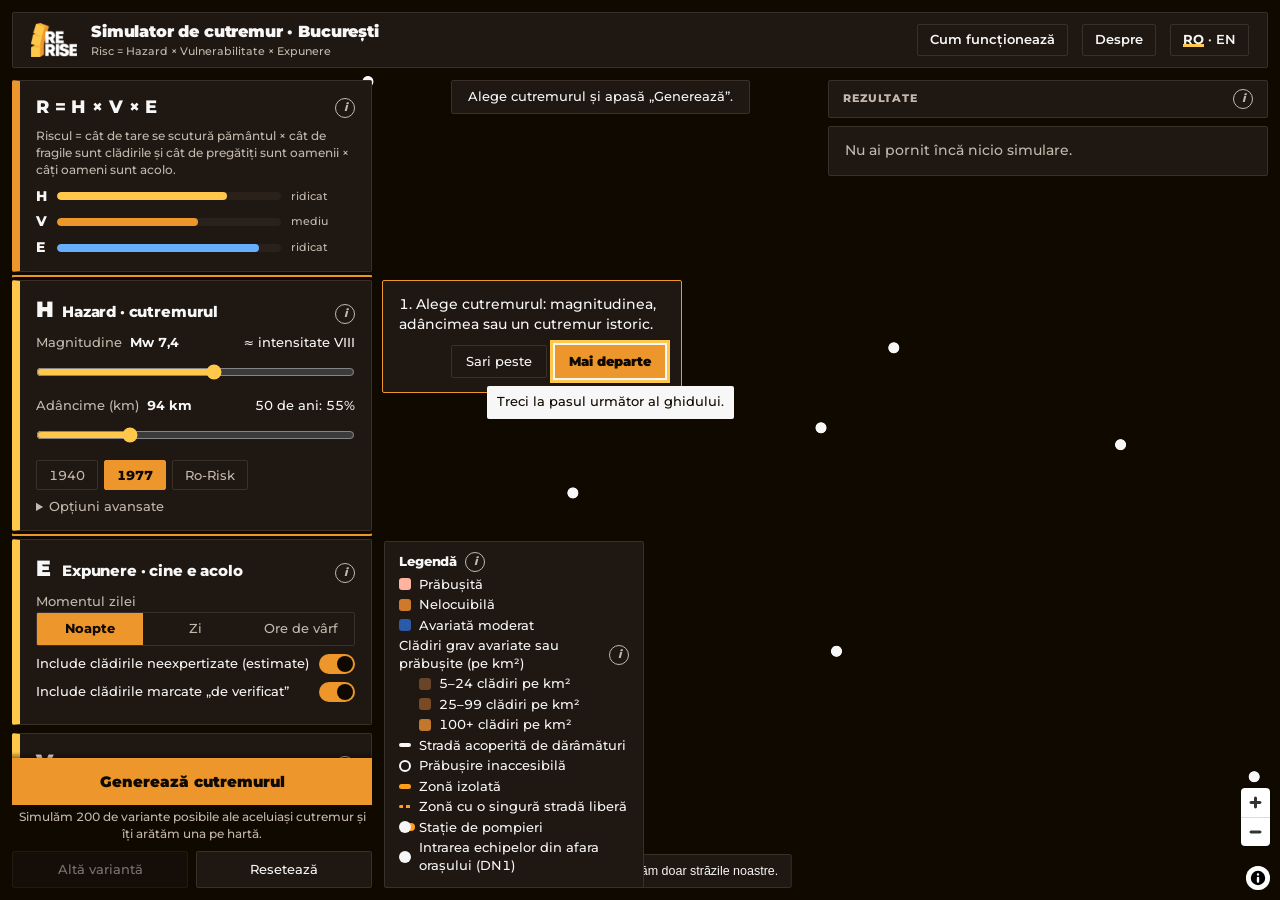
<file: index.html>
<!doctype html>
<html lang="ro" data-theme="dark">
  <head>
    <meta charset="UTF-8" />
    <meta name="viewport" content="width=device-width, initial-scale=1.0" />
    <meta name="robots" content="noindex" />
    <meta name="color-scheme" content="dark light" />
    <meta name="theme-color" content="#0c0c12" />
    <link rel="icon" href="data:," />
    <title>Simulator de cutremur · București</title>
    <meta
      name="description"
      content="Simulator de cutremur pentru București (Re:Rise): ce s-ar putea întâmpla la un cutremur mare din Vrancea. Earthquake simulator for Bucharest."
    />
    <script type="module" crossorigin src="./assets/index-BfNIIC-S.js"></script>
    <link rel="stylesheet" crossorigin href="./assets/index-C712Ihqm.css">
  </head>
  <body>
    <main id="app">
      <!-- static copy of the header so the page paints before the script runs; main.ts replaces it -->
      <header class="top card">
        <div class="mark" role="img" aria-label="Re:Rise"></div>
        <div class="titles">
          <h1>
            <span class="full sr-m">Simulator de cutremur · București</span>
            <span class="show-m" aria-hidden="true">Cutremur București</span>
          </h1>
          <p class="subtitle hide-m">Risc = Hazard × Vulnerabilitate × Expunere</p>
        </div>
      </header>
      <div class="banner" role="status"><span>Se încarcă datele orașului…</span></div>
    </main>
  </body>
</html>
</file>
<file: assets/index-C712Ihqm.css>
@font-face{font-family:Montserrat;src:url(../fonts/Montserrat-latin-ext.woff2)format("woff2");font-weight:100 900;font-display:swap;unicode-range:U+100-2BA,U+2BD-2C5,U+2C7-2CC,U+2CE-2D7,U+2DD-2FF,U+304,U+308,U+329,U+1D00-1DBF,U+1E00-1E9F,U+1EF2-1EFF,U+2020,U+20A0-20AB,U+20AD-20C0,U+2113,U+2C60-2C7F,U+A720-A7FF}@font-face{font-family:Montserrat;src:url(../fonts/Montserrat-latin.woff2)format("woff2");font-weight:100 900;font-display:swap;unicode-range:U+??,U+131,U+152-153,U+2BB-2BC,U+2C6,U+2DA,U+2DC,U+304,U+308,U+329,U+2000-206F,U+20AC,U+2122,U+2191,U+2193,U+2212,U+2215,U+FEFF,U+FFFD}:root{--rr-yellow:#ffc84a;--rr-orange:#ed962b;--rr-orange-hover:#d97f18;--font:"Montserrat", system-ui, -apple-system, "Segoe UI", sans-serif;--fs-xs:11px;--fs-s:12.5px;--fs-m:14px;--fs-l:16px;--fs-xl:20px;--fs-stat:26px;--radius:2px;--radius-s:2px;--gap:10px;--pad:14px;--bar:8px;--header-h:56px;--left-w:360px;--right-w:440px;--t-fast:.12s;--t-med:.22s;--t-theme:.3s;--ease:cubic-bezier(.2, .7, .3, 1)}:root,:root[data-theme=dark]{--lightningcss-light: ;--lightningcss-dark:initial;color-scheme:dark;--bg:#0f0900;--card:#1e1712;--soft:#2a211a;--line:#3b3029;--ink:#f7f7f7;--muted:#c4b8ad;--accent:#ed962b;--accent-ink:#0f0900;--accent-text:#ffc84a;--shadow:none;--logo:url(../brand/rerise-logo-dark.png);--gauge-h:#ffc84a;--gauge-v:#ed962b;--gauge-e:#67aefc;--dmg-moderate:#2b5aa8;--dmg-moderate-text:#8fc4ff;--dmg-unusable:#cf7a2b;--dmg-collapse:#ffb3a0;--dmg-background-1:#6a4428;--dmg-background-2:#7a4a26;--dmg-background-3:#c2772d;--ok:#f7f7f7;--status-blocked:#f7f7f7;--status-isolated:#ff9f1c;--slider:#ffc84a;--flood-1:#7fd1ff;--flood-2:#3b8ed0;--liq-1:#2f4f4a;--liq-2:#3f8f7a;--liq-3:#8fe3c0}:root[data-theme=light]{--lightningcss-light:initial;--lightningcss-dark: ;color-scheme:light;--bg:#f7f7f7;--card:#f7f7f7;--soft:#ededed;--line:#d9d9d9;--ink:#000;--muted:#5f5f5f;--accent:#ed962b;--accent-ink:#000;--accent-text:#282828;--shadow:none;--logo:url(../brand/rerise-logo-light.png);--gauge-h:#ffc84a;--gauge-v:#ed962b;--gauge-e:#0652b0;--dmg-moderate:#8fc4ff;--dmg-moderate-text:#1d5fa8;--dmg-unusable:#b85050;--dmg-collapse:#6d0d0d;--dmg-background-1:#ffc84a;--dmg-background-2:#ed962b;--dmg-background-3:#b82901;--ok:#2a9d8f;--status-blocked:#000;--status-isolated:#d81b60;--slider:#282828;--flood-1:#1f4e9c;--flood-2:#7fb3e6;--liq-1:#d7e8dc;--liq-2:#6fb39a;--liq-3:#1f6b53}@media (prefers-reduced-motion:reduce){:root{--t-fast:0s;--t-med:0s;--t-theme:0s}}*{box-sizing:border-box}html,body{background:var(--bg);height:100%;margin:0}body{font-family:var(--font);font-size:var(--fs-m);color:var(--ink);font-variant-numeric:tabular-nums;line-height:1.4;overflow:hidden}h1,h2,h3{margin:0;font-weight:750}p{margin:0}button,input,summary{font:inherit;color:inherit}button{cursor:pointer}:focus-visible{outline:2px solid var(--accent);outline-offset:2px}[hidden]{display:none!important}#map{background:var(--bg);position:fixed;inset:0}.card{background:var(--card);border:1px solid var(--line);border-radius:var(--radius);box-shadow:var(--shadow);padding:var(--pad) 16px}.factor-card{border-left:var(--bar) solid var(--rr-yellow)}#card-r{border-left:var(--bar) solid var(--rr-orange)}header.top{height:var(--header-h);z-index:6;align-items:center;gap:14px;padding:0 18px;display:flex;position:fixed;top:12px;left:12px;right:12px}header.top h1{font-size:var(--fs-l);letter-spacing:-.01em;white-space:nowrap;text-overflow:ellipsis;font-weight:900;overflow:hidden}.mark{background:var(--logo) center / contain no-repeat;flex:none;width:46px;height:34px}.sp{flex:1}.pill{border:1px solid var(--line);border-radius:var(--radius-s);font-size:var(--fs-s);white-space:nowrap;background:0 0;padding:6px 12px;font-weight:600}.pill b{color:var(--ink);box-shadow:inset 0 -3px 0 var(--rr-yellow)}.sheet{display:contents}.left{top:calc(var(--header-h) + 24px);width:var(--left-w);z-index:4;scrollbar-width:thin;position:fixed;bottom:12px;left:12px;overflow-y:auto}.right{top:calc(var(--header-h) + 24px);width:var(--right-w);z-index:4;scrollbar-width:thin;position:fixed;bottom:12px;right:12px;overflow-y:auto}.inputs,.results{gap:8px;padding-bottom:2px;display:grid}.results{grid-template-columns:1fr 1fr;align-content:start}.banner{left:calc(var(--left-w) + 24px);right:calc(var(--right-w) + 24px);top:calc(var(--header-h) + 24px);z-index:4;pointer-events:none;flex-wrap:wrap;justify-content:center;align-items:center;gap:10px;display:flex;position:fixed}.banner>*{pointer-events:auto;background:var(--card);border:1px solid var(--line);border-radius:var(--radius-s);font-size:var(--fs-s);box-shadow:var(--shadow);padding:7px 16px}.banner .link{color:var(--accent-text);text-underline-offset:2px;text-decoration:underline}.legend{left:calc(var(--left-w) + 24px);z-index:4;font-size:var(--fs-s);max-width:260px;padding:10px 14px;position:fixed;bottom:12px}.legend .lh,.bcard .lh{align-items:center;gap:8px;margin-bottom:4px;display:flex}.legend h2{font-size:var(--fs-s)}.li{align-items:center;gap:8px;margin:3px 0;display:flex}.sw{border-radius:3px;flex:none;width:12px;height:12px}.s-collapse{background:var(--dmg-collapse)}.s-unusable{background:var(--dmg-unusable)}.s-moderate{background:var(--dmg-moderate)}.s-background{background:linear-gradient(90deg, var(--dmg-background-1), var(--dmg-background-3))}.s-unreachable{border:2px solid var(--status-blocked);border-radius:50%}.s-station{background:var(--ok);box-shadow:6px 0 0 -2px var(--status-isolated);border-radius:50%}.s-dn1{background:var(--ink);border-radius:50%}.progress{z-index:7;gap:8px;width:min(380px,100vw - 32px);display:grid;position:fixed;top:45%;left:50%;transform:translate(-50%,-50%)}.bar{background:var(--soft);border-radius:4px;height:8px;overflow:hidden}.bar i{background:var(--accent);height:100%;transition:width var(--t-fast) linear;display:block}.bcard{right:calc(var(--right-w) + 24px);z-index:6;gap:4px;width:300px;display:grid;position:fixed;bottom:12px}.bcard h2{font-size:var(--fs-m);flex:1}.bcard .strong{font-weight:700}.bcard .state{margin-top:4px;font-weight:700}.state.d1{color:var(--dmg-moderate-text)}.state.d2{color:var(--dmg-unusable)}.state.d3{color:var(--dmg-collapse)}.close{border:1px solid var(--line);border-radius:var(--radius-s);font-size:var(--fs-s);background:0 0;padding:4px 10px}.map-note{font-size:var(--fs-s);z-index:3;padding:6px 12px;position:absolute;bottom:12px;left:50%;transform:translate(-50%)}.foot{display:none}.factor{align-items:baseline;gap:8px;margin-bottom:8px;display:flex}.letter{color:var(--ink);width:18px;font-size:22px;font-weight:900}.factor h2{flex:1;font-size:15px}.info{border:1px solid var(--muted);width:20px;height:20px;color:var(--muted);background:0 0;border-radius:50%;flex:none;place-items:center;padding:0;font-size:11px;font-style:italic;font-weight:800;display:inline-grid}.row{color:var(--muted);font-size:var(--fs-s);flex-wrap:wrap;align-items:center;gap:8px;margin:6px 0 2px;display:flex}.row strong{color:var(--ink)}.gloss{color:var(--ink);margin-left:auto}input[type=range]{width:100%;accent-color:var(--slider);min-height:28px;margin:4px 0}.chips{flex-wrap:wrap;gap:6px;margin-top:6px;display:flex}.chip{border:1px solid var(--line);border-radius:var(--radius-s);font-size:var(--fs-s);color:var(--muted);background:0 0;min-height:30px;padding:4px 12px}.chip.on{border-color:var(--accent);background:var(--accent);color:var(--accent-ink);font-weight:800}.seg{border:1px solid var(--line);border-radius:var(--radius-s);display:flex;overflow:hidden}.seg span{flex:1;position:relative}.seg input{opacity:0;margin:0;position:absolute;inset:0}.seg label{text-align:center;font-size:var(--fs-s);color:var(--muted);cursor:pointer;padding:7px 0;display:block}.seg input:checked+label{background:var(--accent);color:var(--accent-ink);font-weight:750}.seg input:focus-visible+label{outline:2px solid var(--ink);outline-offset:-3px}.tog{font-size:var(--fs-s);justify-content:space-between;align-items:center;gap:10px;margin:8px 0;display:flex}.tog label{cursor:pointer}.switch{appearance:none;background:var(--line);cursor:pointer;width:36px;height:20px;transition:background var(--t-fast);border-radius:10px;flex:none;margin:0;position:relative}.switch:after{content:"";background:var(--ink);width:16px;height:16px;transition:left var(--t-fast);border-radius:50%;position:absolute;top:2px;left:2px}.switch:checked{background:var(--accent)}.switch:checked:after{background:var(--accent-ink);left:18px}.dim{opacity:.5}.switch:disabled{cursor:not-allowed}.hint{color:var(--muted);font-size:var(--fs-xs);margin-top:4px}.soon{font-style:italic}.advanced,.debug{font-size:var(--fs-s);margin-top:8px}.advanced summary,.debug summary{cursor:pointer;color:var(--muted)}.eq-title{align-items:center;gap:8px;margin-bottom:8px;display:flex}.eq-title h2{letter-spacing:.02em;flex:1;font-size:18px}.eq-grid{grid-template-columns:auto 1fr 64px;align-items:center;gap:6px 10px;display:grid}.g-letter{font-weight:800}.lvl{font-size:var(--fs-xs);color:var(--muted)}.gauge{background:var(--soft);border-radius:4px;height:8px;overflow:hidden}.gauge .fill{height:100%;transition:width var(--t-med);border-radius:4px;display:block}.fill-h{background:var(--gauge-h)}.fill-v{background:var(--gauge-v)}.fill-e{background:var(--gauge-e)}.go{background:var(--accent);width:100%;color:var(--accent-ink);border:0;border-radius:0;padding:13px;font-size:15px;font-weight:900}.go:hover{background:var(--rr-orange-hover)}.go:active,.pill:active,.chip:active{transform:scale(.97)}.go.busy{background:var(--soft);color:var(--ink);border:1px solid var(--accent)}.go.small,.ghost.small{width:auto;font-size:var(--fs-s);padding:7px 14px}.ghost{border:1px solid var(--line);border-radius:var(--radius-s);background:0 0}.actions{background:linear-gradient(transparent, var(--bg) 14px);padding-top:6px;position:sticky;bottom:0}.subbtns{gap:8px;margin-top:8px;display:flex}.subbtns button{border-radius:var(--radius-s);border:1px solid var(--line);background:var(--card);font-size:var(--fs-s);flex:1;padding:9px}.subbtns button:disabled{opacity:.45;cursor:not-allowed}.sectionlabel{background:var(--card);border:1px solid var(--line);border-radius:var(--radius);grid-column:1/-1;align-items:center;gap:8px;padding:8px 14px;display:flex}.sectionlabel h2{font-size:var(--fs-xs);letter-spacing:.08em;text-transform:uppercase;color:var(--muted);flex:1}.empty{color:var(--muted);grid-column:1/-1}.tile{flex-direction:column;gap:2px;min-width:0;display:flex}.tile.wide{grid-column:1/-1}.tile .k{align-items:flex-start;gap:6px;display:flex}.tile .k h3{font-size:var(--fs-s);color:var(--muted);flex:1;font-weight:600}.tile .v{font-size:var(--fs-stat);letter-spacing:-.015em;white-space:nowrap;margin:2px 0 6px;font-weight:800;line-height:1}.rb{background:var(--soft);border-radius:3px;height:6px;position:relative}.rb .band{background:color-mix(in srgb, var(--accent) 40%, transparent);border-radius:3px;position:absolute;top:0;bottom:0}.rb .med{background:var(--accent);border-radius:2px;width:3px;height:12px;margin-left:-1px;position:absolute;top:-3px}.rng{font-size:var(--fs-xs);color:var(--muted);justify-content:space-between;margin-top:4px;display:flex}.parts{font-size:var(--fs-xs);color:var(--muted);flex-wrap:wrap;gap:4px 14px;margin:6px 0 0;padding:0;list-style:none;display:flex}.parts b{color:var(--ink);margin-left:4px}.how{font-size:var(--fs-xs);color:var(--accent-text);text-underline-offset:2px;background:0 0;border:0;align-self:flex-start;margin-top:6px;padding:0;text-decoration:underline}.cmp{flex-wrap:wrap;align-items:baseline;gap:8px 20px;margin-top:6px;display:flex}.cmp-cell{font-size:var(--fs-s);align-items:baseline;gap:6px;display:flex}.cmp-cell b{font-size:var(--fs-xl)}.cmp .how{margin-left:auto}.tooltip{z-index:50;background:var(--ink);color:var(--bg);border-radius:var(--radius-s);font-size:var(--fs-s);box-shadow:var(--shadow);pointer-events:none;padding:8px 10px;line-height:1.35;position:fixed}.method{z-index:20;background:var(--card);border-left:1px solid var(--line);width:min(640px,100vw);box-shadow:var(--shadow);flex-direction:column;display:flex;position:fixed;top:0;bottom:0;right:0}.method-head{border-bottom:1px solid var(--line);align-items:center;gap:10px;padding:16px 20px;display:flex}.method-head h2{font-size:var(--fs-xl);flex:1}.method-body{padding:8px 20px 40px;line-height:1.55;overflow-y:auto}.m-sec h3{font-size:var(--fs-l);margin:24px 0 8px;scroll-margin-top:12px}.summary{background:var(--soft);border-left:3px solid var(--accent);border-radius:6px;margin-bottom:10px;padding:10px 12px}.tech{color:var(--muted);font-size:var(--fs-s)}.tech p,.tech ul{margin:6px 0}.tech h4,.tech h5{color:var(--ink);font-size:var(--fs-m);margin:14px 0 4px}.tech code{background:var(--soft);border-radius:4px;padding:0 4px;font-size:.92em}.tech a{color:var(--accent-text)}.tbl{overflow-x:auto}.tech table{border-collapse:collapse;font-size:var(--fs-xs)}.tech td,.tech th{border:1px solid var(--line);text-align:left;padding:3px 6px}.coach{z-index:30;border-color:var(--accent);gap:10px;width:min(300px,100vw - 24px);display:grid;position:fixed}.coach-btns{justify-content:flex-end;gap:8px;display:flex}.coach-target{outline:2px solid var(--accent);outline-offset:3px}.tabs,.grab{display:none}@media (width<=767px){body{overflow:auto}#map{height:46vh;position:relative;inset:auto}header.top{height:48px;padding:0 12px;position:absolute;top:8px;left:8px;right:8px}header.top h1{font-size:13.5px}.hide-m{display:none}.banner{position:absolute;top:64px;left:8px;right:8px}.banner>*{font-size:var(--fs-xs);padding:6px 10px}.legend{display:none}.sheet{background:var(--bg);z-index:5;border-radius:20px 20px 0 0;margin-top:-18px;padding:10px 10px 24px;display:block;position:relative}.grab{background:var(--line);border-radius:3px;width:40px;height:5px;margin:0 auto 10px;display:block}.tabs{border:1px solid var(--line);border-radius:var(--radius-s);z-index:2;background:var(--bg);margin-bottom:10px;display:flex;position:sticky;top:0;overflow:hidden}.tabs button{color:var(--muted);font-size:var(--fs-s);background:0 0;border:0;flex:1;padding:9px 0}.tabs button.on{background:var(--accent);color:var(--accent-ink);font-weight:750}.left,.right{width:auto;position:static;overflow:visible}body[data-tab=inputs] .right,body[data-tab=results] .left{display:none}.tile .v{font-size:21px}.bcard{width:auto;bottom:8px;left:8px;right:8px}.foot{color:var(--muted);font-size:var(--fs-xs);margin-top:14px;display:block}.foot .link{font:inherit;font-size:var(--fs-s);color:var(--accent-text);text-underline-offset:2px;cursor:pointer;background:0 0;border:0;margin-top:6px;padding:0;text-decoration:underline}.actions{background:var(--bg);padding:8px 0 4px;position:sticky;bottom:0}}@media (width>=768px){.foot{display:none}}.titles{min-width:0;display:grid}.subtitle{font-size:var(--fs-xs);color:var(--muted)}.show-m{display:none}.plain{font-size:var(--fs-s);margin:0 0 8px}.gen-hint{text-align:center}.res-actions{grid-column:1/-1;gap:8px;display:flex}.res-actions button{background:var(--card);border-radius:var(--radius-s);font-size:var(--fs-s);flex:1;padding:9px}.rng.same{font-style:italic}.hint,.rng,.parts,.how{font-size:12px}@media (width<=767px){.show-m{display:inline}button.show-m{place-items:center;width:44px;padding:0;font-weight:800;display:inline-grid}.coach{top:64px!important;bottom:auto!important}}@media (pointer:coarse){.info{width:24px;height:24px;position:relative}.info:after{content:"";position:absolute;inset:-10px}input[type=range]{touch-action:pan-y;min-height:44px}.chip,.seg label,.tabs button,.pill,.res-actions button,.subbtns button{min-height:44px}.seg label{padding:12px 0}.tog{min-height:44px}.how{min-height:32px}}@media (width<=767px){.sr-m{clip:rect(0 0 0 0);white-space:nowrap;width:1px;height:1px;position:absolute;overflow:hidden}}.quake .qsub{color:var(--muted);font-size:var(--fs-s);margin-bottom:6px}.qgrid{grid-template-columns:repeat(3,minmax(0,1fr));gap:10px;margin:4px 0 6px;display:grid}.qm .k span{color:var(--muted);font-size:12px}.qv{font-size:var(--fs-xl);white-space:nowrap;font-weight:800}.qv small{color:var(--muted);font-size:12px;font-weight:600}.ladder-title{margin-top:10px}.ladder{gap:4px;margin:6px 0 0;padding:0;list-style:none;display:grid}.lad{grid-template-columns:34% 62px 1fr;align-items:center;gap:8px;font-size:12px;display:grid}.lad-bar{background:var(--soft);border-radius:4px;height:8px;overflow:hidden}.lad-bar i{background:var(--muted);border-radius:4px;height:100%;display:block}.lad-quake .lad-bar i,.lad-record .lad-bar i{background:var(--gauge-e)}.lad-everyday .lad-bar i{background:var(--gauge-v)}.lad-this{font-weight:800}.lad-this .lad-bar i{background:var(--accent)}.lad-g{text-align:right}@media (width<=767px){.qgrid{grid-template-columns:1fr 1fr}.lad{grid-template-columns:26% 56px 1fr}}.unknown-text{font-size:var(--fs-s);color:var(--muted);margin:4px 0 8px}.unknown-figs{flex-wrap:wrap;gap:8px 24px;display:flex}.unknown-figs>div{color:var(--muted);gap:2px;font-size:12px;display:grid}.unknown-figs b{font-size:var(--fs-xl);color:var(--ink)}.unknown-figs small{font-size:12px}.s-cutoff{background:var(--status-isolated);height:5px}.s-onestreet{background:repeating-linear-gradient(90deg, var(--status-isolated) 0 4px, transparent 4px 7px);height:3px}.s-blocked{background:var(--status-blocked);height:4px}.s-flood-1{background:var(--flood-1);opacity:.8}.s-flood-2{background:var(--flood-2);opacity:.8}.s-liq-1{background:var(--liq-1);opacity:.6}.s-liq-2{background:var(--liq-2);opacity:.75}.s-liq-3{background:var(--liq-3)}.s-station-flooded{background:var(--flood-1);border-radius:50%}body[data-flood="0"] .li.flood,body[data-liq="0"] .li.liq{display:none}.tile .rank,.quake .rank{font-size:var(--fs-xs);color:var(--ink);margin:0 0 6px;font-weight:600}.tile .med{font-size:var(--fs-xs);color:var(--muted);justify-content:space-between;gap:8px;margin-bottom:4px;display:flex}.tile .med b{color:var(--ink)}.parts .part-med{color:var(--muted);font-weight:400}.legend .li.sub{margin-left:20px}.s-background-1{background:var(--dmg-background-1)}.s-background-2{background:var(--dmg-background-2)}.s-background-3{background:var(--dmg-background-3)}body{font-weight:500}h2,h3{letter-spacing:-.01em;font-weight:800}:focus-visible{outline:3px solid var(--rr-yellow);outline-offset:2px;box-shadow:0 0 0 5px var(--ink)}.seg input:focus-visible+label{outline:3px solid var(--ink);outline-offset:-4px;box-shadow:inset 0 0 0 6px var(--rr-yellow)}.tabs button.on{color:var(--ink);box-shadow:inset 0 -4px 0 var(--rr-yellow);background:0 0}body,.card,.pill,.chip,.seg label,.go,.tabs button,.tooltip,.banner>*,header.top{transition:background-color var(--t-theme) var(--ease), color var(--t-theme) var(--ease), border-color var(--t-theme) var(--ease)}#map{transition:opacity var(--t-theme) var(--ease)}#map.fading{opacity:0}@keyframes eq-fade-up{0%{opacity:0;transform:translateY(6px)}to{opacity:1;transform:none}}@keyframes eq-fade-in{0%{opacity:0}to{opacity:1}}@keyframes eq-slide-in{0%{opacity:0;transform:translate(16px)}to{opacity:1;transform:none}}.tile{animation:eq-fade-up var(--t-med) var(--ease) both;animation-delay:calc(var(--i,0) * 15ms)}.banner>*,.bcard:not([hidden]),.coach,.empty{animation:eq-fade-in var(--t-med) var(--ease) both}.method:not([hidden]){animation:eq-slide-in var(--t-med) var(--ease) both}@media (prefers-reduced-motion:reduce){.tile,.banner>*,.bcard:not([hidden]),.coach,.empty,.method:not([hidden]){animation:none}}
</file>
